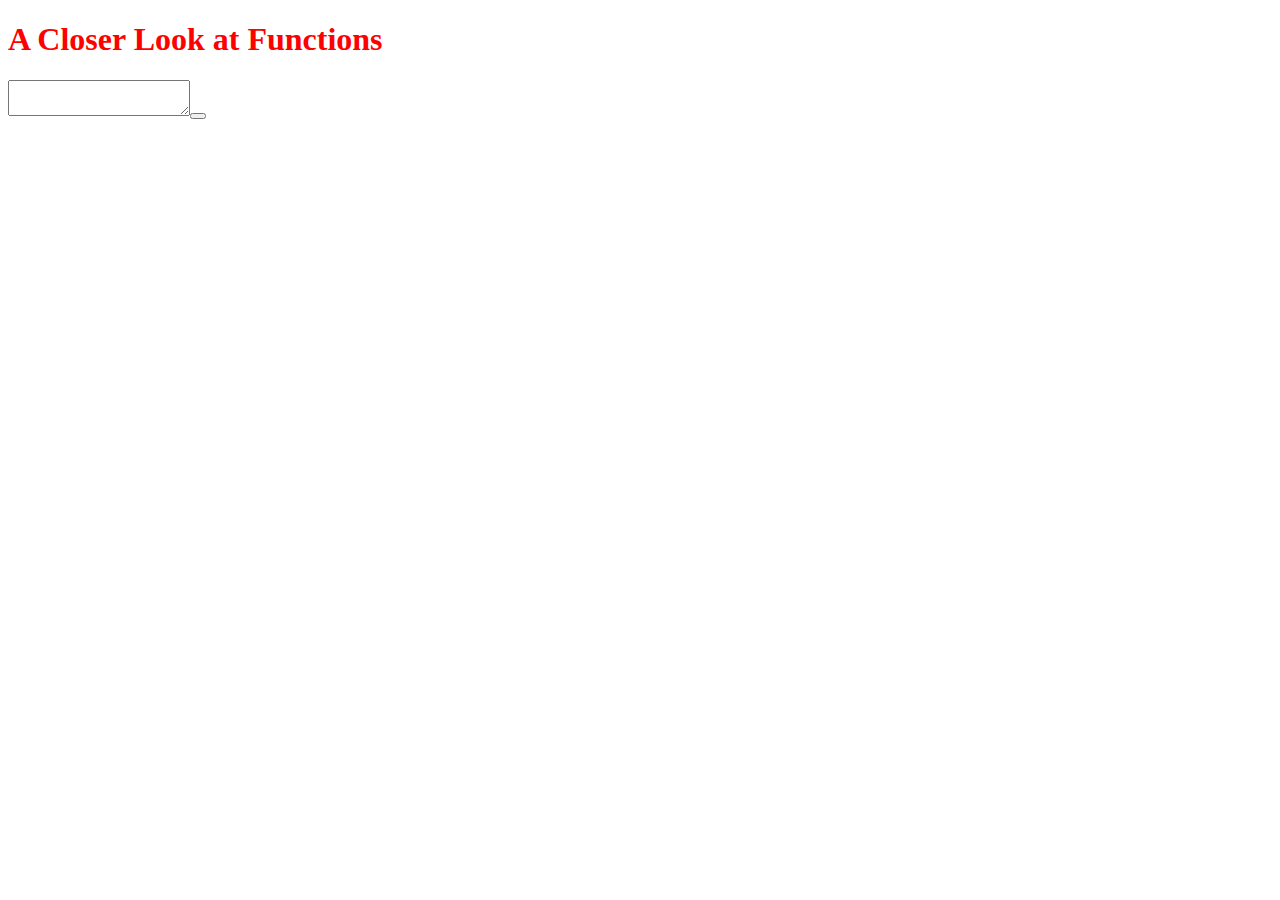
<file: lab2/index.html>
<!DOCTYPE html>
<html lang="en">

<head>
    <meta charset="UTF-8">
    <meta name="viewport" content="width=device-width, initial-scale=1.0">
    <title>Document</title>
</head>

<body>
    <h1>A Closer Look at Functions</h1>
<script src="./app.js"></script>
</body>

</html>
</file>
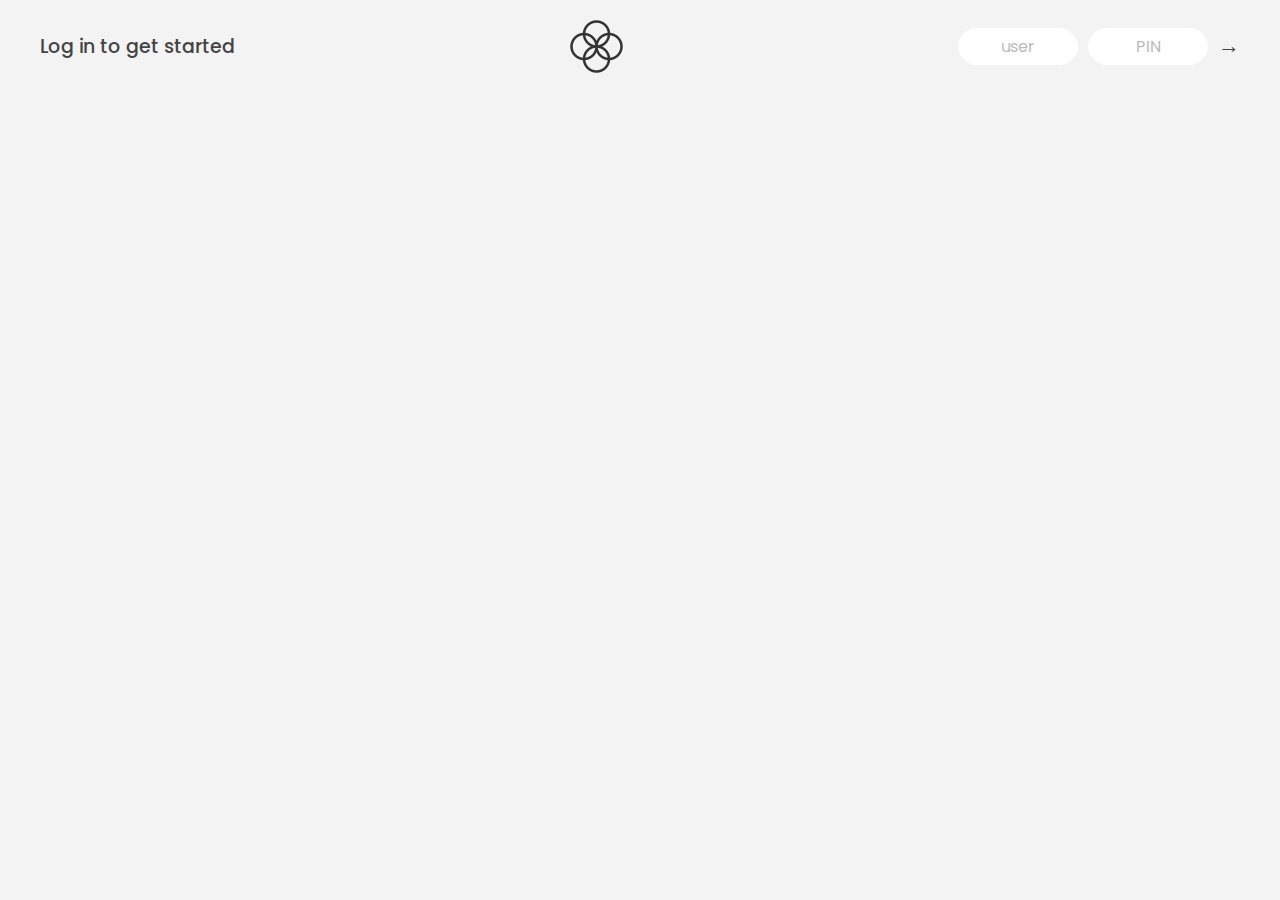
<file: lab4/index.html>
<!DOCTYPE html>
<html lang="en">

<head>
    <meta charset="UTF-8" />
    <meta name="viewport" content="width=device-width, initial-scale=1.0" />
    <meta http-equiv="X-UA-Compatible" content="ie=edge" />
    <link rel="shortcut icon" type="image/png" href="/icon.png" />

    <link href="https://fonts.googleapis.com/css?family=Poppins:400,500,600&display=swap" rel="stylesheet" />

    <link rel="stylesheet" href="./style.css" />
    <title>Bankist</title>
</head>

<body>
    <!-- TOP NAVIGATION -->
    <nav>
        <p class="welcome">Log in to get started</p>
        <img src="logo.png" alt="Logo" class="logo" />
        <form class="login">
            <input type="text" placeholder="user" class="login__input login__input--user" />
            <!-- In practice, use type="password" -->
            <input type="text" placeholder="PIN" maxlength="4" class="login__input login__input--pin" />
            <button class="login__btn">&rarr;</button>
        </form>
    </nav>

    <main class="app">
        <!-- BALANCE -->
        <div class="balance">
            <div>
                <p class="balance__label">Current balance</p>
                <p class="balance__date">
                    As of <span class="date">05/03/2037</span>
                </p>
            </div>
            <p class="balance__value">0000€</p>
        </div>

        <!-- MOVEMENTS -->
        <div class="movements">
            <div class="movements__row">
                <div class="movements__type movements__type--deposit">2 deposit</div>
                <div class="movements__date">3 days ago</div>
                <div class="movements__value">4 000€</div>
            </div>
            <div class="movements__row">
                <div class="movements__type movements__type--withdrawal">
                    1 withdrawal
                </div>
                <div class="movements__date">24/01/2037</div>
                <div class="movements__value">-378€</div>
            </div>
        </div>

        <!-- SUMMARY -->
        <div class="summary">
            <p class="summary__label">In</p>
            <p class="summary__value summary__value--in">0000€</p>
            <p class="summary__label">Out</p>
            <p class="summary__value summary__value--out">0000€</p>
            <p class="summary__label">Interest</p>
            <p class="summary__value summary__value--interest">0000€</p>
            <button class="btn--sort">&downarrow; SORT</button>
        </div>

        <!-- OPERATION: TRANSFERS -->
        <div class="operation operation--transfer">
            <h2>Transfer money</h2>
            <form class="form form--transfer">
                <input type="text" class="form__input form__input--to" />
                <input type="number" class="form__input form__input--amount" />
                <button class="form__btn form__btn--transfer">&rarr;</button>
                <label class="form__label">Transfer to</label>
                <label class="form__label">Amount</label>
            </form>
        </div>

        <!-- OPERATION: LOAN -->
        <div class="operation operation--loan">
            <h2>Request loan</h2>
            <form class="form form--loan">
                <input type="number" class="form__input form__input--loan-amount" />
                <button class="form__btn form__btn--loan">&rarr;</button>
                <label class="form__label form__label--loan">Amount</label>
            </form>
        </div>

        <!-- OPERATION: CLOSE -->
        <div class="operation operation--close">
            <h2>Close account</h2>
            <form class="form form--close">
                <input type="text" class="form__input form__input--user" />
                <input type="password" maxlength="6" class="form__input form__input--pin" />
                <button class="form__btn form__btn--close">&rarr;</button>
                <label class="form__label">Confirm user</label>
                <label class="form__label">Confirm PIN</label>
            </form>
        </div>

        <!-- LOGOUT TIMER -->
        <p class="logout-timer">
            You will be logged out in <span class="timer">05:00</span>
        </p>
    </main>
    <script src="./app.js"></script>
</body>

</html>
</file>
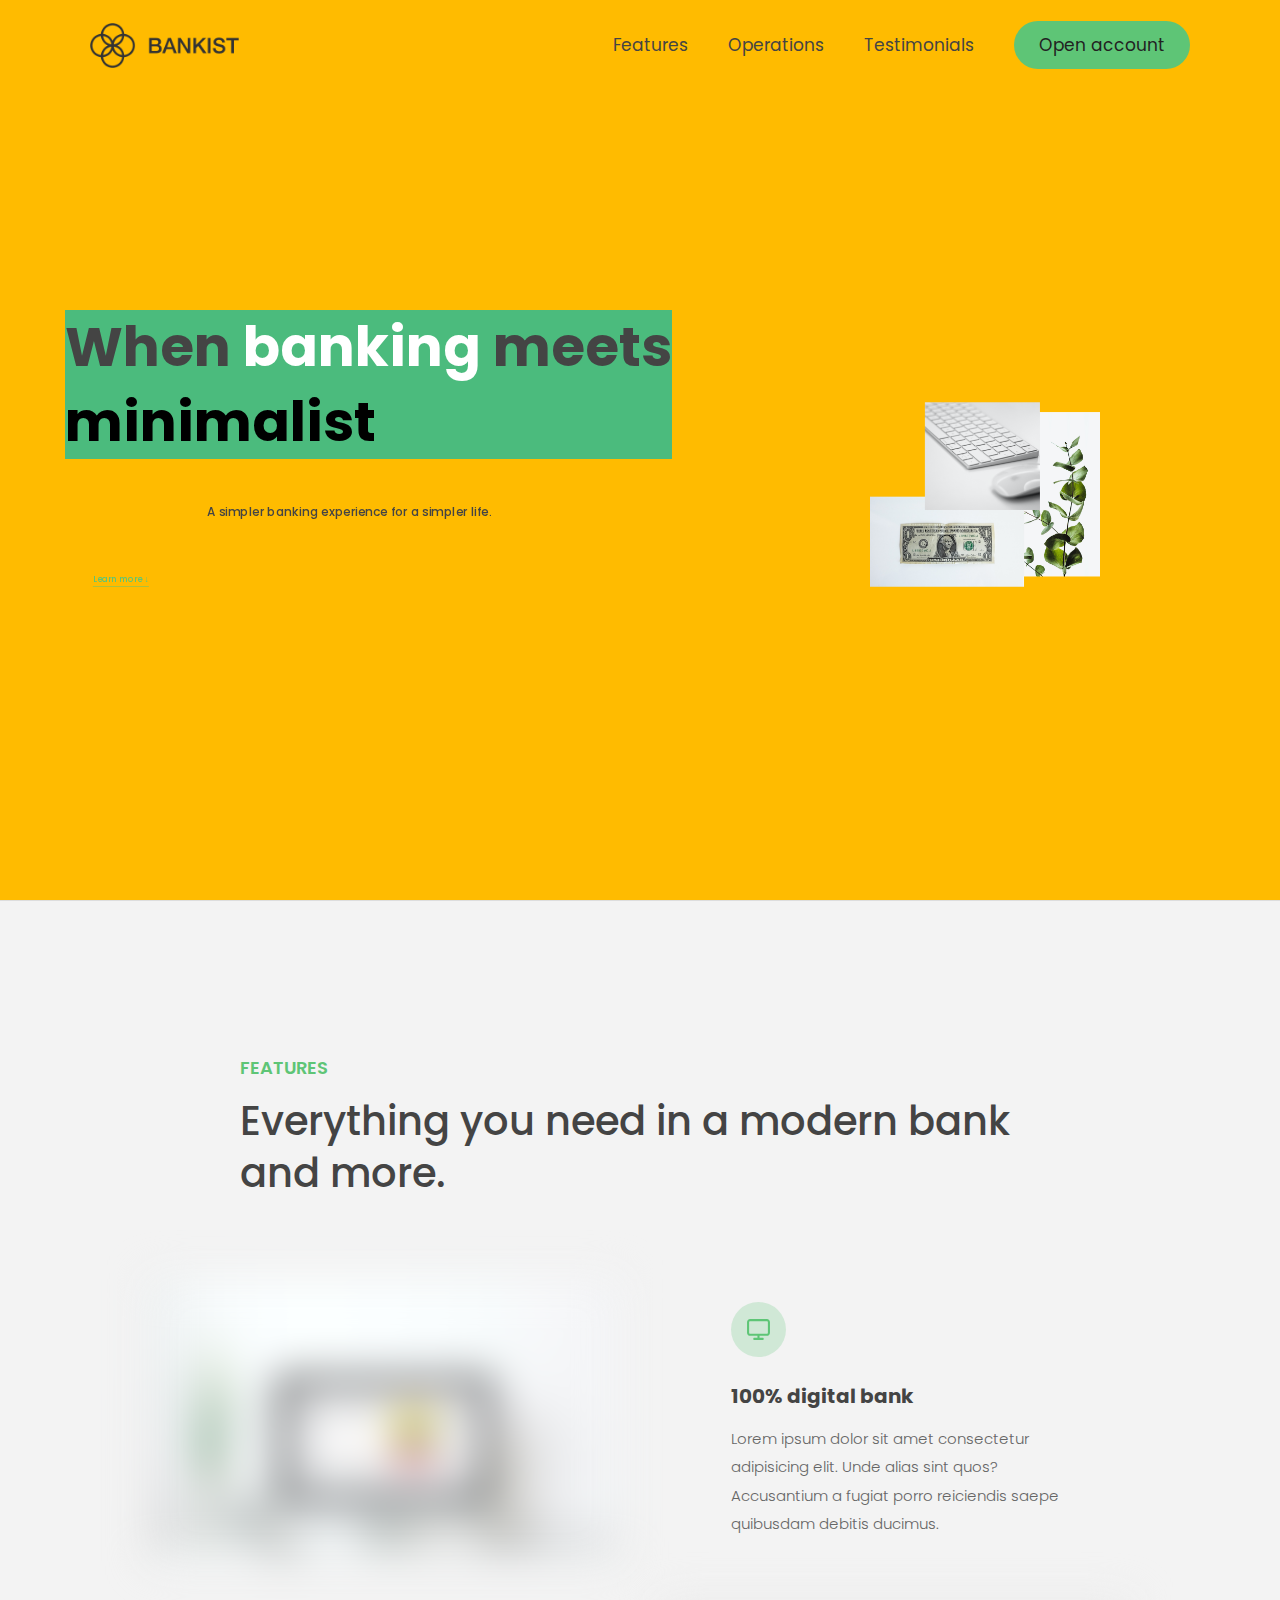
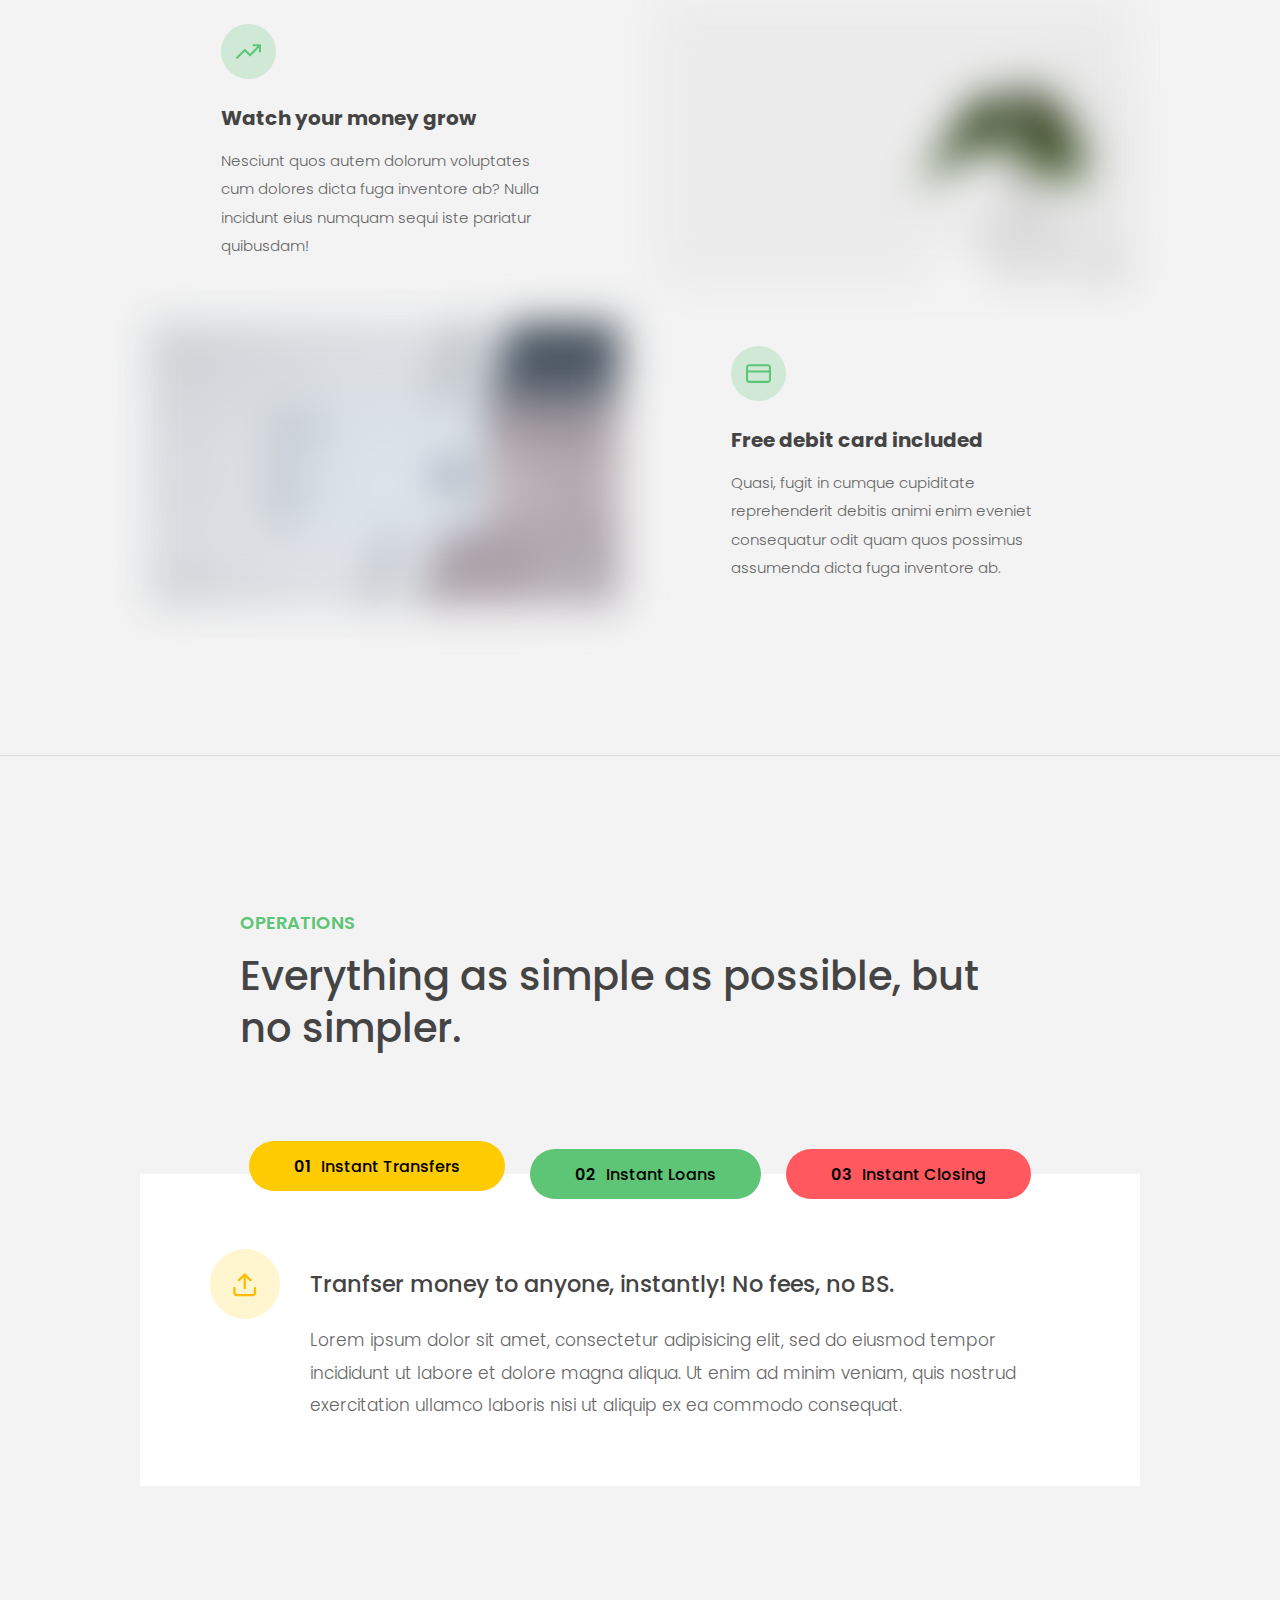
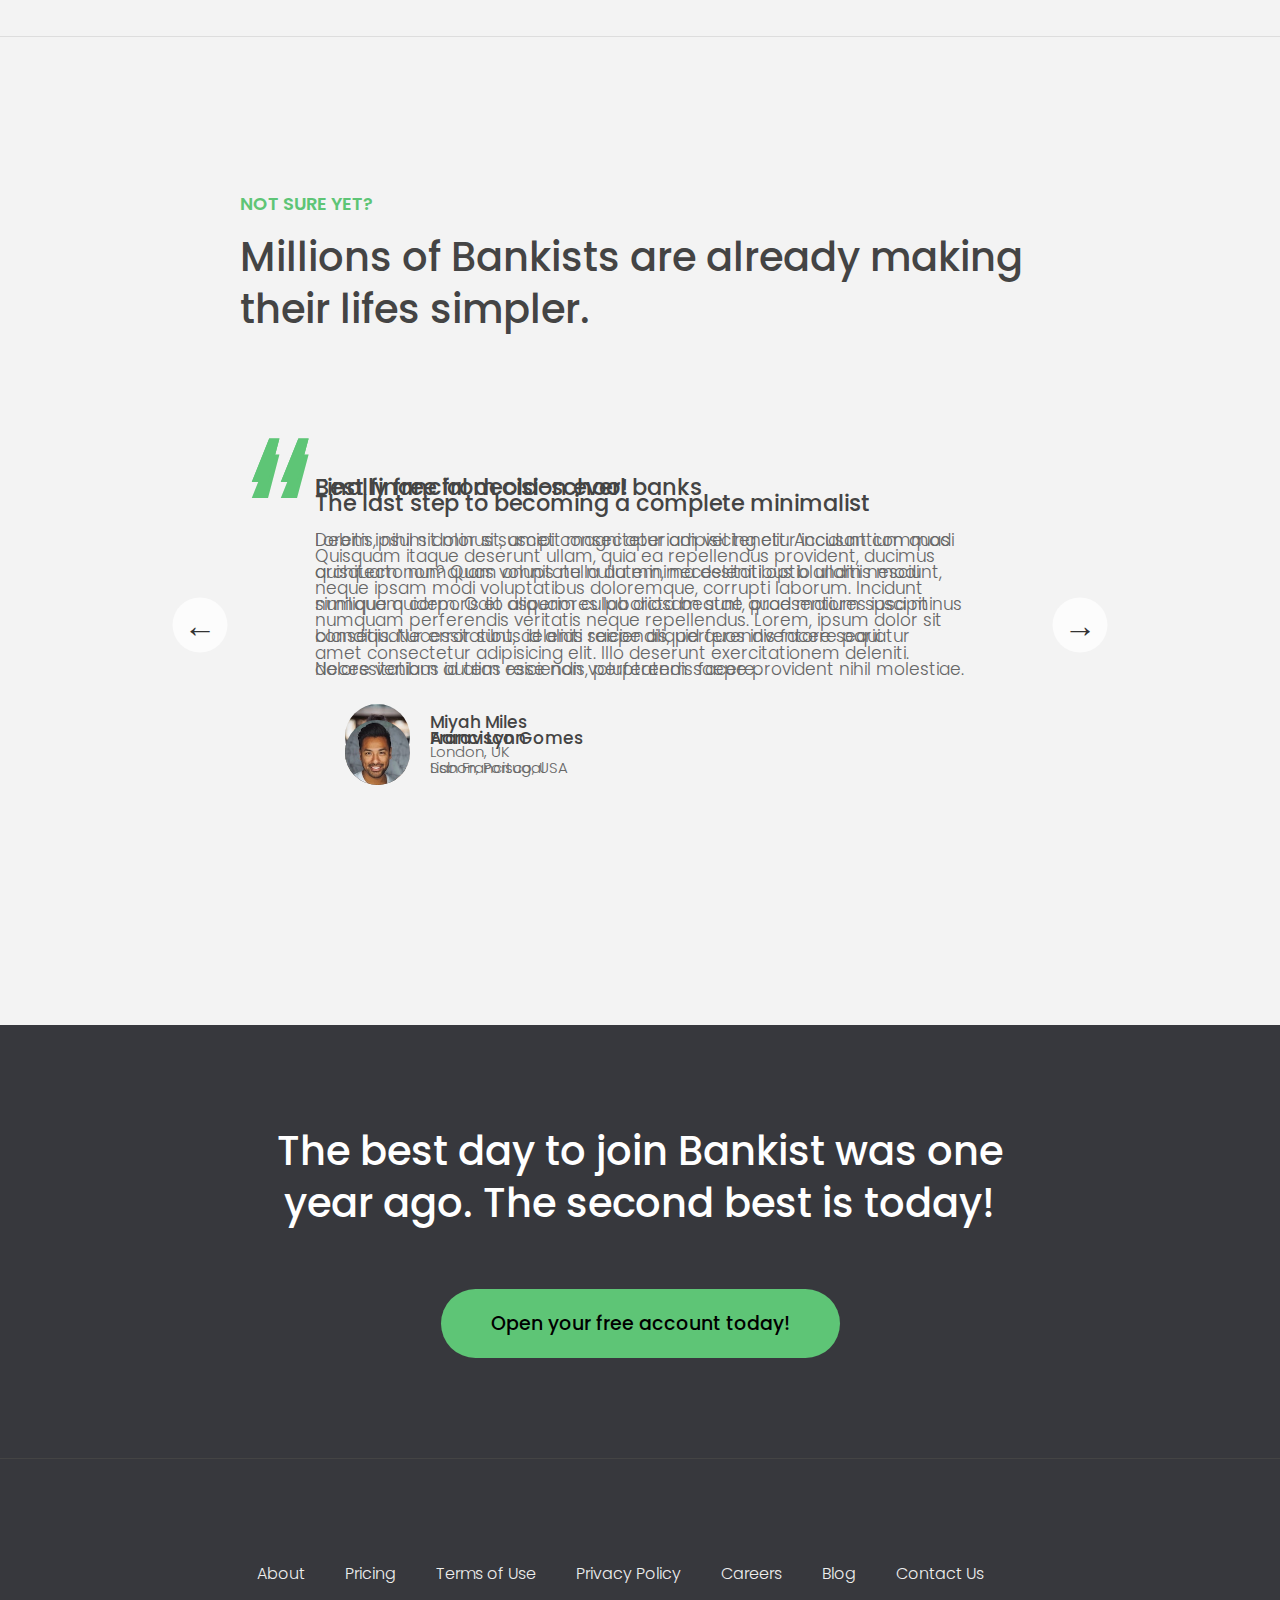
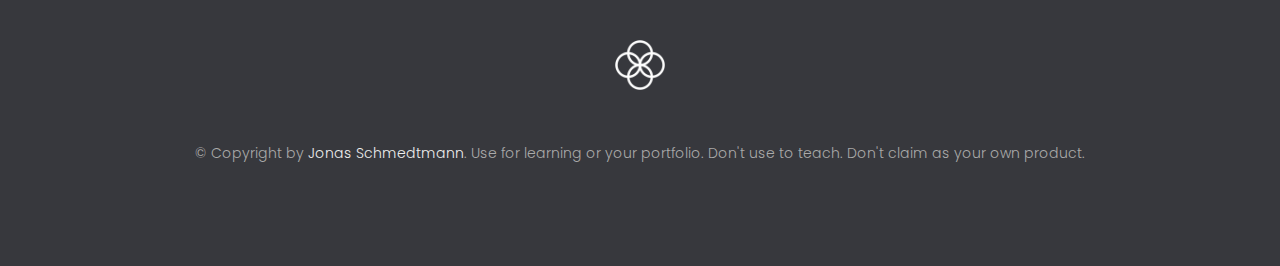
<file: lab5/index.html>
<!DOCTYPE html>
<html lang="en">

<head>
    <meta charset="UTF-8" />
    <meta name="viewport" content="width=device-width, initial-scale=1.0" />
    <meta http-equiv="X-UA-Compatible" content="ie=edge" />
    <link rel="shortcut icon" type="image/png" href="img/icon.png" />

    <link href="https://fonts.googleapis.com/css?family=Poppins:300,400,500,600&display=swap" rel="stylesheet" />
    <link rel="stylesheet" href="./style.css" />
    <title>Bankist | When Banking meets Minimalist</title>

    <script defer src="script.js"></script>
</head>

<body>
    <header class="header">
        <nav class="nav">
            <img src="img/logo.png" alt="Bankist logo" class="nav__logo" id="logo" designer="Jonas"
                data-version-number="3.0" />
            <ul class="nav__links">
                <li class="nav__item">
                    <a class="nav__link" href="#section--1">Features</a>
                </li>
                <li class="nav__item">
                    <a class="nav__link" href="#section--2">Operations</a>
                </li>
                <li class="nav__item">
                    <a class="nav__link" href="#section--3">Testimonials</a>
                </li>
                <li class="nav__item">
                    <a class="nav__link nav__link--btn btn--show-modal" href="#">Open account</a>
                </li>
            </ul>
        </nav>

        <div class="header__title">
            <!-- <h1 onclick="alert('HTML alert')"> -->
            <h1>
                When
                <!-- Green highlight effect -->
                <span class="highlight">banking</span>
                meets<br />
                <span class="highlight">minimalist</span>
            </h1>
            <h4>A simpler banking experience for a simpler life.</h4>
            <button class="btn--text btn--scroll-to">Learn more &DownArrow;</button>
            <img src="img/hero.png" class="header__img" alt="Minimalist bank items" />
        </div>
    </header>

    <section class="section" id="section--1">
        <div class="section__title">
            <h2 class="section__description">Features</h2>
            <h3 class="section__header">
                Everything you need in a modern bank and more.
            </h3>
        </div>

        <div class="features">
            <img src="img/digital-lazy.jpg" data-src="img/digital.jpg" alt="Computer" class="features__img lazy-img" />
            <div class="features__feature">
                <div class="features__icon">
                    <svg>
                        <use xlink:href="img/icons.svg#icon-monitor"></use>
                    </svg>
                </div>
                <h5 class="features__header">100% digital bank</h5>
                <p>
                    Lorem ipsum dolor sit amet consectetur adipisicing elit. Unde alias
                    sint quos? Accusantium a fugiat porro reiciendis saepe quibusdam
                    debitis ducimus.
                </p>
            </div>

            <div class="features__feature">
                <div class="features__icon">
                    <svg>
                        <use xlink:href="img/icons.svg#icon-trending-up"></use>
                    </svg>
                </div>
                <h5 class="features__header">Watch your money grow</h5>
                <p>
                    Nesciunt quos autem dolorum voluptates cum dolores dicta fuga
                    inventore ab? Nulla incidunt eius numquam sequi iste pariatur
                    quibusdam!
                </p>
            </div>
            <img src="img/grow-lazy.jpg" data-src="img/grow.jpg" alt="Plant" class="features__img lazy-img" />

            <img src="img/card-lazy.jpg" data-src="img/card.jpg" alt="Credit card" class="features__img lazy-img" />
            <div class="features__feature">
                <div class="features__icon">
                    <svg>
                        <use xlink:href="img/icons.svg#icon-credit-card"></use>
                    </svg>
                </div>
                <h5 class="features__header">Free debit card included</h5>
                <p>
                    Quasi, fugit in cumque cupiditate reprehenderit debitis animi enim
                    eveniet consequatur odit quam quos possimus assumenda dicta fuga
                    inventore ab.
                </p>
            </div>
        </div>
    </section>

    <section class="section" id="section--2">
        <div class="section__title">
            <h2 class="section__description">Operations</h2>
            <h3 class="section__header">
                Everything as simple as possible, but no simpler.
            </h3>
        </div>

        <div class="operations">
            <div class="operations__tab-container">
                <button class="btn operations__tab operations__tab--1 operations__tab--active" data-tab="1">
                    <span>01</span>Instant Transfers
                </button>
                <button class="btn operations__tab operations__tab--2" data-tab="2">
                    <span>02</span>Instant Loans
                </button>
                <button class="btn operations__tab operations__tab--3" data-tab="3">
                    <span>03</span>Instant Closing
                </button>
            </div>
            <div class="operations__content operations__content--1 operations__content--active">
                <div class="operations__icon operations__icon--1">
                    <svg>
                        <use xlink:href="img/icons.svg#icon-upload"></use>
                    </svg>
                </div>
                <h5 class="operations__header">
                    Tranfser money to anyone, instantly! No fees, no BS.
                </h5>
                <p>
                    Lorem ipsum dolor sit amet, consectetur adipisicing elit, sed do
                    eiusmod tempor incididunt ut labore et dolore magna aliqua. Ut enim
                    ad minim veniam, quis nostrud exercitation ullamco laboris nisi ut
                    aliquip ex ea commodo consequat.
                </p>
            </div>

            <div class="operations__content operations__content--2">
                <div class="operations__icon operations__icon--2">
                    <svg>
                        <use xlink:href="img/icons.svg#icon-home"></use>
                    </svg>
                </div>
                <h5 class="operations__header">
                    Buy a home or make your dreams come true, with instant loans.
                </h5>
                <p>
                    Duis aute irure dolor in reprehenderit in voluptate velit esse
                    cillum dolore eu fugiat nulla pariatur. Excepteur sint occaecat
                    cupidatat non proident, sunt in culpa qui officia deserunt mollit
                    anim id est laborum.
                </p>
            </div>
            <div class="operations__content operations__content--3">
                <div class="operations__icon operations__icon--3">
                    <svg>
                        <use xlink:href="img/icons.svg#icon-user-x"></use>
                    </svg>
                </div>
                <h5 class="operations__header">
                    No longer need your account? No problem! Close it instantly.
                </h5>
                <p>
                    Excepteur sint occaecat cupidatat non proident, sunt in culpa qui
                    officia deserunt mollit anim id est laborum. Ut enim ad minim
                    veniam, quis nostrud exercitation ullamco laboris nisi ut aliquip ex
                    ea commodo consequat.
                </p>
            </div>
        </div>
    </section>

    <section class="section" id="section--3">
        <div class="section__title section__title--testimonials">
            <h2 class="section__description">Not sure yet?</h2>
            <h3 class="section__header">
                Millions of Bankists are already making their lifes simpler.
            </h3>
        </div>

        <div class="slider">
            <div class="slide">
                <div class="testimonial">
                    <h5 class="testimonial__header">Best financial decision ever!</h5>
                    <blockquote class="testimonial__text">
                        Lorem ipsum dolor sit, amet consectetur adipisicing elit.
                        Accusantium quas quisquam non? Quas voluptate nulla minima
                        deleniti optio ullam nesciunt, numquam corporis et asperiores
                        laboriosam sunt, praesentium suscipit blanditiis. Necessitatibus
                        id alias reiciendis, perferendis facere pariatur dolore veniam
                        autem esse non voluptatem saepe provident nihil molestiae.
                    </blockquote>
                    <address class="testimonial__author">
                        <img src="img/user-1.jpg" alt="" class="testimonial__photo" />
                        <h6 class="testimonial__name">Aarav Lynn</h6>
                        <p class="testimonial__location">San Francisco, USA</p>
                    </address>
                </div>
            </div>

            <div class="slide">
                <div class="testimonial">
                    <h5 class="testimonial__header">
                        The last step to becoming a complete minimalist
                    </h5>
                    <blockquote class="testimonial__text">
                        Quisquam itaque deserunt ullam, quia ea repellendus provident,
                        ducimus neque ipsam modi voluptatibus doloremque, corrupti
                        laborum. Incidunt numquam perferendis veritatis neque repellendus.
                        Lorem, ipsum dolor sit amet consectetur adipisicing elit. Illo
                        deserunt exercitationem deleniti.
                    </blockquote>
                    <address class="testimonial__author">
                        <img src="img/user-2.jpg" alt="" class="testimonial__photo" />
                        <h6 class="testimonial__name">Miyah Miles</h6>
                        <p class="testimonial__location">London, UK</p>
                    </address>
                </div>
            </div>

            <div class="slide">
                <div class="testimonial">
                    <h5 class="testimonial__header">
                        Finally free from old-school banks
                    </h5>
                    <blockquote class="testimonial__text">
                        Debitis, nihil sit minus suscipit magni aperiam vel tenetur
                        incidunt commodi architecto numquam omnis nulla autem,
                        necessitatibus blanditiis modi similique quidem. Odio aliquam
                        culpa dicta beatae quod maiores ipsa minus consequatur error sunt,
                        deleniti saepe aliquid quos inventore sequi. Necessitatibus id
                        alias reiciendis, perferendis facere.
                    </blockquote>
                    <address class="testimonial__author">
                        <img src="img/user-3.jpg" alt="" class="testimonial__photo" />
                        <h6 class="testimonial__name">Francisco Gomes</h6>
                        <p class="testimonial__location">Lisbon, Portugal</p>
                    </address>
                </div>
            </div>

            <button class="slider__btn slider__btn--left">&larr;</button>
            <button class="slider__btn slider__btn--right">&rarr;</button>
            <div class="dots"></div>
        </div>
    </section>

    <section class="section section--sign-up">
        <div class="section__title">
            <h3 class="section__header">
                The best day to join Bankist was one year ago. The second best is
                today!
            </h3>
        </div>
        <button class="btn btn--show-modal">Open your free account today!</button>
    </section>

    <footer class="footer">
        <ul class="footer__nav">
            <li class="footer__item">
                <a class="footer__link" href="#">About</a>
            </li>
            <li class="footer__item">
                <a class="footer__link" href="#">Pricing</a>
            </li>
            <li class="footer__item">
                <a class="footer__link" href="#">Terms of Use</a>
            </li>
            <li class="footer__item">
                <a class="footer__link" href="#">Privacy Policy</a>
            </li>
            <li class="footer__item">
                <a class="footer__link" href="#">Careers</a>
            </li>
            <li class="footer__item">
                <a class="footer__link" href="#">Blog</a>
            </li>
            <li class="footer__item">
                <a class="footer__link" href="#">Contact Us</a>
            </li>
        </ul>
        <img src="img/icon.png" alt="Logo" class="footer__logo" />
        <p class="footer__copyright">
            &copy; Copyright by
            <a class="footer__link twitter-link" target="_blank" href="https://twitter.com/jonasschmedtman">Jonas
                Schmedtmann</a>. Use for learning or your portfolio. Don't use to teach. Don't claim
            as your own product.
        </p>
    </footer>

    <div class="modal hidden">
        <button class="btn--close-modal">&times;</button>
        <h2 class="modal__header">
            Open your bank account <br />
            in just <span class="highlight">5 minutes</span>
        </h2>
        <form class="modal__form">
            <label>First Name</label>
            <input type="text" />
            <label>Last Name</label>
            <input type="text" />
            <label>Email Address</label>
            <input type="email" />
            <button class="btn">Next step &rarr;</button>
        </form>
    </div>
    <div class="overlay hidden"></div>

    <script src="script.js"></script>
</body>

</html>
</file>
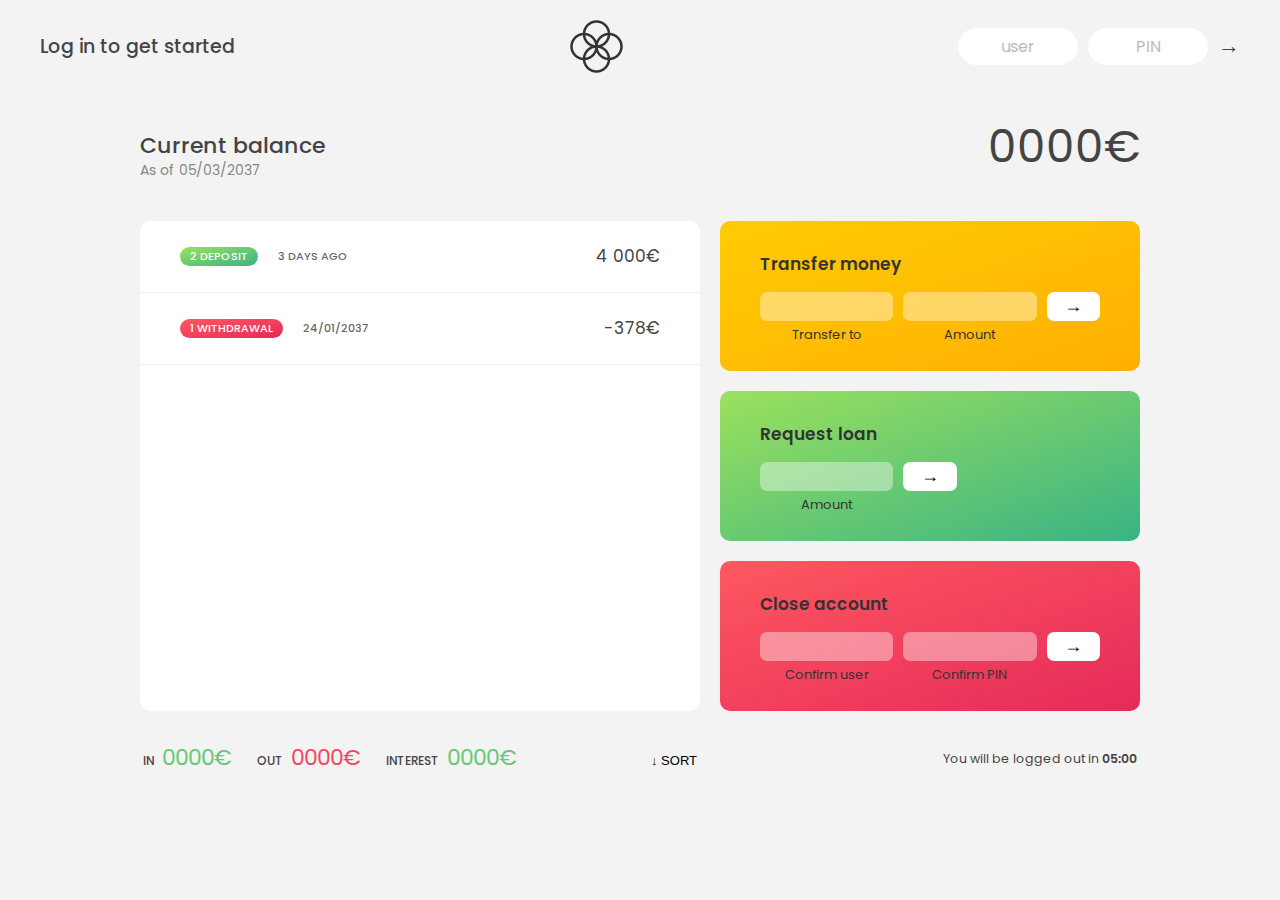
<file: lab3/lab3.1/index.html>
<!DOCTYPE html>
<html lang="en">

<head>
    <meta charset="UTF-8" />
    <meta name="viewport" content="width=device-width, initial-scale=1.0" />
    <meta http-equiv="X-UA-Compatible" content="ie=edge" />
    <link rel="shortcut icon" type="image/png" href="/icon.png" />

    <link href="https://fonts.googleapis.com/css?family=Poppins:400,500,600&display=swap" rel="stylesheet" />

    <link rel="stylesheet" href="./style.css" />
    <title>Bankist</title>
</head>

<body>
    <!-- TOP NAVIGATION -->
    <nav>
        <p class="welcome">Log in to get started</p>
        <img src="logo.png" alt="Logo" class="logo" />
        <form class="login">
            <input type="text" placeholder="user" class="login__input login__input--user" />
            <!-- In practice, use type="password" -->
            <input type="text" placeholder="PIN" maxlength="4" class="login__input login__input--pin" />
            <button class="login__btn">&rarr;</button>
        </form>
    </nav>

    <main class="app">
        <!-- BALANCE -->
        <div class="balance">
            <div>
                <p class="balance__label">Current balance</p>
                <p class="balance__date">
                    As of <span class="date">05/03/2037</span>
                </p>
            </div>
            <p class="balance__value">0000€</p>
        </div>

        <!-- MOVEMENTS -->
        <div class="movements">
            <div class="movements__row">
                <div class="movements__type movements__type--deposit">2 deposit</div>
                <div class="movements__date">3 days ago</div>
                <div class="movements__value">4 000€</div>
            </div>
            <div class="movements__row">
                <div class="movements__type movements__type--withdrawal">
                    1 withdrawal
                </div>
                <div class="movements__date">24/01/2037</div>
                <div class="movements__value">-378€</div>
            </div>
        </div>

        <!-- SUMMARY -->
        <div class="summary">
            <p class="summary__label">In</p>
            <p class="summary__value summary__value--in">0000€</p>
            <p class="summary__label">Out</p>
            <p class="summary__value summary__value--out">0000€</p>
            <p class="summary__label">Interest</p>
            <p class="summary__value summary__value--interest">0000€</p>
            <button class="btn--sort">&downarrow; SORT</button>
        </div>

        <!-- OPERATION: TRANSFERS -->
        <div class="operation operation--transfer">
            <h2>Transfer money</h2>
            <form class="form form--transfer">
                <input type="text" class="form__input form__input--to" />
                <input type="number" class="form__input form__input--amount" />
                <button class="form__btn form__btn--transfer">&rarr;</button>
                <label class="form__label">Transfer to</label>
                <label class="form__label">Amount</label>
            </form>
        </div>

        <!-- OPERATION: LOAN -->
        <div class="operation operation--loan">
            <h2>Request loan</h2>
            <form class="form form--loan">
                <input type="number" class="form__input form__input--loan-amount" />
                <button class="form__btn form__btn--loan">&rarr;</button>
                <label class="form__label form__label--loan">Amount</label>
            </form>
        </div>

        <!-- OPERATION: CLOSE -->
        <div class="operation operation--close">
            <h2>Close account</h2>
            <form class="form form--close">
                <input type="text" class="form__input form__input--user" />
                <input type="password" maxlength="6" class="form__input form__input--pin" />
                <button class="form__btn form__btn--close">&rarr;</button>
                <label class="form__label">Confirm user</label>
                <label class="form__label">Confirm PIN</label>
            </form>
        </div>

        <!-- LOGOUT TIMER -->
        <p class="logout-timer">
            You will be logged out in <span class="timer">05:00</span>
        </p>
    </main>
</body>

</html>
</file>
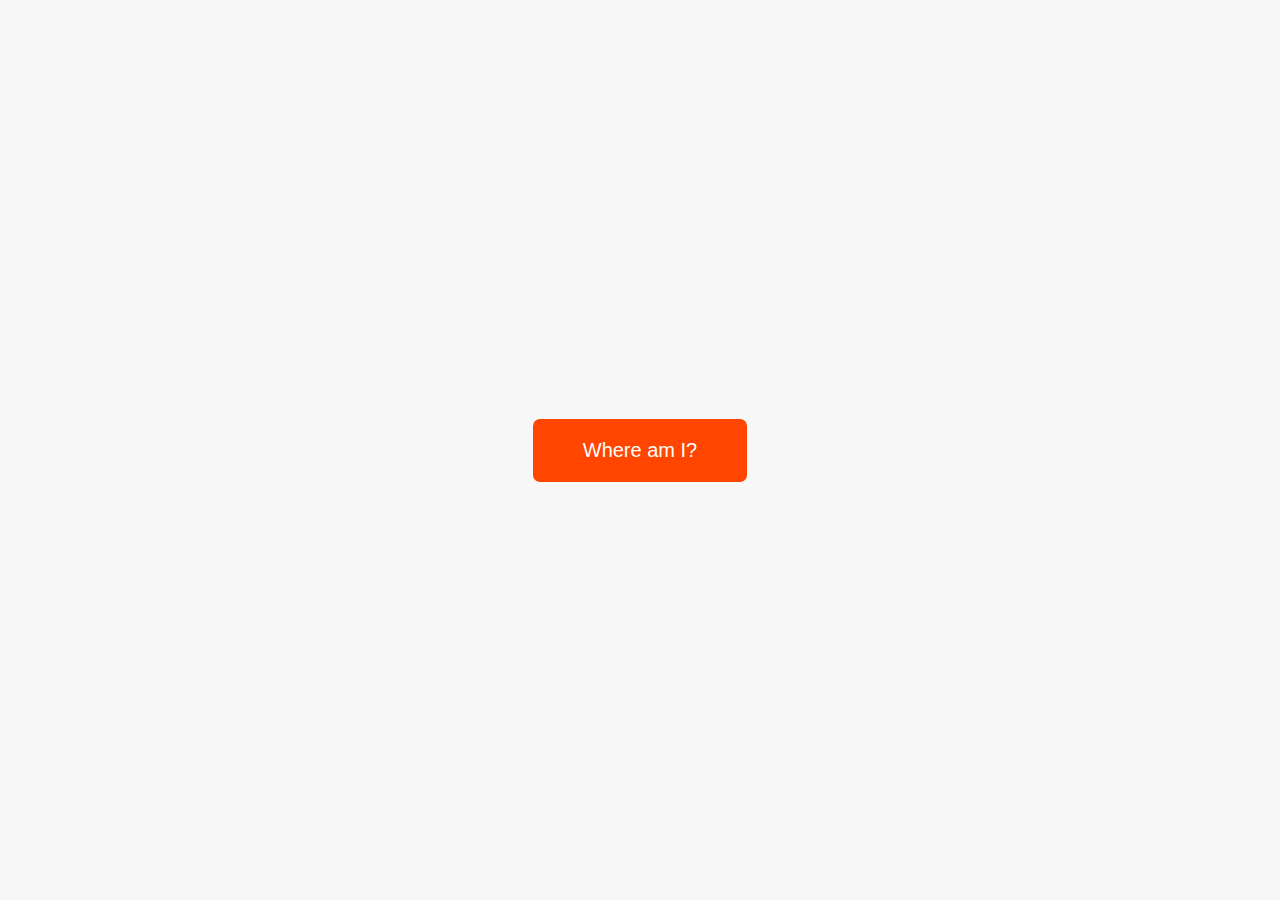
<file: lab8/lab8.1/index.html>
<!DOCTYPE html>
<html lang="en">

<head>
  <meta charset="UTF-8" />
  <meta name="viewport" content="width=device-width, initial-scale=1.0" />
  <meta http-equiv="X-UA-Compatible" content="ie=edge" />
  <link rel="stylesheet" href="style.css" />
  <script defer src="script.js"></script>
  <title>Asynchronous JavaScript</title>
</head>

<body>
  <main class="container">
    <div class="countries">

      <!-- <article class="country">
        <img class="country__img" src="" />
        <div class="country__data">
          <h3 class="country__name">COUNTRY</h3>
          <h4 class="country__region">REGION</h4>
          <p class="country__row"><span>👫</span>POP people</p>
          <p class="country__row"><span>🗣️</span>LANG</p>
          <p class="country__row"><span>💰</span>CUR</p>
        </div>
      </article> -->

    </div>
    <button class="btn-country">Where am I?</button>
    <div class="images"></div>
  </main>
</body>

</html>
</file>
<file: lab4/style.css>
/*
 * Use this CSS to learn some intersting techniques,
 * in case you're wondering how I built the UI.
 * Have fun! 😁
 */

* {
    margin: 0;
    padding: 0;
    box-sizing: inherit;
}

html {
    font-size: 62.5%;
    box-sizing: border-box;
}

body {
    font-family: "Poppins", sans-serif;
    color: #444;
    background-color: #f3f3f3;
    height: 100vh;
    padding: 2rem;
}

nav {
    display: flex;
    justify-content: space-between;
    align-items: center;
    padding: 0 2rem;
}

.welcome {
    font-size: 1.9rem;
    font-weight: 500;
}

.logo {
    height: 5.25rem;
}

.login {
    display: flex;
}

.login__input {
    border: none;
    padding: 0.5rem 2rem;
    font-size: 1.6rem;
    font-family: inherit;
    text-align: center;
    width: 12rem;
    border-radius: 10rem;
    margin-right: 1rem;
    color: inherit;
    border: 1px solid #fff;
    transition: all 0.3s;
}

.login__input:focus {
    outline: none;
    border: 1px solid #ccc;
}

.login__input::placeholder {
    color: #bbb;
}

.login__btn {
    border: none;
    background: none;
    font-size: 2.2rem;
    color: inherit;
    cursor: pointer;
    transition: all 0.3s;
}

.login__btn:hover,
.login__btn:focus,
.btn--sort:hover,
.btn--sort:focus {
    outline: none;
    color: #777;
}

/* MAIN */
.app {
    position: relative;
    max-width: 100rem;
    margin: 4rem auto;
    display: grid;
    grid-template-columns: 4fr 3fr;
    grid-template-rows: auto repeat(3, 15rem) auto;
    gap: 2rem;
    /* NOTE This creates the fade in/out anumation */
    opacity: 0;
    transition: all 1s;
}

.balance {
    grid-column: 1 / span 2;
    display: flex;
    align-items: flex-end;
    justify-content: space-between;
    margin-bottom: 2rem;
}

.balance__label {
    font-size: 2.2rem;
    font-weight: 500;
    margin-bottom: -0.2rem;
}

.balance__date {
    font-size: 1.4rem;
    color: #888;
}

.balance__value {
    font-size: 4.5rem;
    font-weight: 400;
}

/* MOVEMENTS */
.movements {
    grid-row: 2 / span 3;
    background-color: #fff;
    border-radius: 1rem;
    overflow: scroll;
}

.movements__row {
    padding: 2.25rem 4rem;
    display: flex;
    align-items: center;
    border-bottom: 1px solid #eee;
}

.movements__type {
    font-size: 1.1rem;
    text-transform: uppercase;
    font-weight: 500;
    color: #fff;
    padding: 0.1rem 1rem;
    border-radius: 10rem;
    margin-right: 2rem;
}

.movements__date {
    font-size: 1.1rem;
    text-transform: uppercase;
    font-weight: 500;
    color: #666;
}

.movements__type--deposit {
    background-image: linear-gradient(to top left, #39b385, #9be15d);
}

.movements__type--withdrawal {
    background-image: linear-gradient(to top left, #e52a5a, #ff585f);
}

.movements__value {
    font-size: 1.7rem;
    margin-left: auto;
}

/* SUMMARY */
.summary {
    grid-row: 5 / 6;
    display: flex;
    align-items: baseline;
    padding: 0 0.3rem;
    margin-top: 1rem;
}

.summary__label {
    font-size: 1.2rem;
    font-weight: 500;
    text-transform: uppercase;
    margin-right: 0.8rem;
}

.summary__value {
    font-size: 2.2rem;
    margin-right: 2.5rem;
}

.summary__value--in,
.summary__value--interest {
    color: #66c873;
}

.summary__value--out {
    color: #f5465d;
}

.btn--sort {
    margin-left: auto;
    border: none;
    background: none;
    font-size: 1.3rem;
    font-weight: 500;
    cursor: pointer;
}

/* OPERATIONS */
.operation {
    border-radius: 1rem;
    padding: 3rem 4rem;
    color: #333;
}

.operation--transfer {
    background-image: linear-gradient(to top left, #ffb003, #ffcb03);
}

.operation--loan {
    background-image: linear-gradient(to top left, #39b385, #9be15d);
}

.operation--close {
    background-image: linear-gradient(to top left, #e52a5a, #ff585f);
}

h2 {
    margin-bottom: 1.5rem;
    font-size: 1.7rem;
    font-weight: 600;
    color: #333;
}

.form {
    display: grid;
    grid-template-columns: 2.5fr 2.5fr 1fr;
    grid-template-rows: auto auto;
    gap: 0.4rem 1rem;
}

/* Exceptions for interst */
.form.form--loan {
    grid-template-columns: 2.5fr 1fr 2.5fr;
}
.form__label--loan {
    grid-row: 2;
}
/* End exceptions */

.form__input {
    width: 100%;
    border: none;
    background-color: rgba(255, 255, 255, 0.4);
    font-family: inherit;
    font-size: 1.5rem;
    text-align: center;
    color: #333;
    padding: 0.3rem 1rem;
    border-radius: 0.7rem;
    transition: all 0.3s;
}

.form__input:focus {
    outline: none;
    background-color: rgba(255, 255, 255, 0.6);
}

.form__label {
    font-size: 1.3rem;
    text-align: center;
}

.form__btn {
    border: none;
    border-radius: 0.7rem;
    font-size: 1.8rem;
    background-color: #fff;
    cursor: pointer;
    transition: all 0.3s;
}

.form__btn:focus {
    outline: none;
    background-color: rgba(255, 255, 255, 0.8);
}

.logout-timer {
    padding: 0 0.3rem;
    margin-top: 1.9rem;
    text-align: right;
    font-size: 1.25rem;
}

.timer {
    font-weight: 600;
}
</file>
<file: lab5/style.css>
/* The page is NOT responsive. You can implement responsiveness yourself if you wanna have some fun 😃 */

:root {
    --color-primary: #5ec576;
    --color-secondary: #ffcb03;
    --color-tertiary: #ff585f;
    --color-primary-darker: #4bbb7d;
    --color-secondary-darker: #ffbb00;
    --color-tertiary-darker: #fd424b;
    --color-primary-opacity: #5ec5763a;
    --color-secondary-opacity: #ffcd0331;
    --color-tertiary-opacity: #ff58602d;
    --gradient-primary: linear-gradient(to top left, #39b385, #9be15d);
    --gradient-secondary: linear-gradient(to top left, #ffb003, #ffcb03);
}

* {
    margin: 0;
    padding: 0;
    box-sizing: inherit;
}

html {
    font-size: 62.5%;
    box-sizing: border-box;
}

body {
    font-family: "Poppins", sans-serif;
    font-weight: 300;
    color: #444;
    line-height: 1.9;
    background-color: #f3f3f3;
}

/* GENERAL ELEMENTS */
.section {
    padding: 15rem 3rem;
    border-top: 1px solid #ddd;

    transition: transform 1s, opacity 1s;
}

.section--hidden {
    opacity: 0;
    transform: translateY(8rem);
}

.section__title {
    max-width: 80rem;
    margin: 0 auto 8rem auto;
}

.section__description {
    font-size: 1.8rem;
    font-weight: 600;
    text-transform: uppercase;
    color: var(--color-primary);
    margin-bottom: 1rem;
}

.section__header {
    font-size: 4rem;
    line-height: 1.3;
    font-weight: 500;
}

.btn {
    display: inline-block;
    background-color: var(--color-primary);
    font-size: 1.6rem;
    font-family: inherit;
    font-weight: 500;
    border: none;
    padding: 1.25rem 4.5rem;
    border-radius: 10rem;
    cursor: pointer;
    transition: all 0.3s;
}

.btn:hover {
    background-color: var(--color-primary-darker);
}

.btn--text {
    display: inline-block;
    background: none;
    font-size: 1.7rem;
    font-family: inherit;
    font-weight: 500;
    color: var(--color-primary);
    border: none;
    border-bottom: 1px solid currentColor;
    padding-bottom: 2px;
    cursor: pointer;
    transition: all 0.3s;
}

p {
    color: #666;
}

/* This is BAD for accessibility! Don't do in the real world! */
button:focus {
    outline: none;
}

img {
    transition: filter 0.5s;
}

.lazy-img {
    filter: blur(20px);
}

/* NAVIGATION */
.nav {
    display: flex;
    justify-content: space-between;
    align-items: center;
    height: 9rem;
    width: 100%;
    padding: 0 6rem;
    z-index: 100;
}

/* nav and stickly class at the same time */
.nav.sticky {
    position: fixed;
    background-color: rgba(255, 255, 255, 0.95);
}

.nav__logo {
    height: 4.5rem;
    transition: all 0.3s;
}

.nav__links {
    display: flex;
    align-items: center;
    list-style: none;
}

.nav__item {
    margin-left: 4rem;
}

.nav__link:link,
.nav__link:visited {
    font-size: 1.7rem;
    font-weight: 400;
    color: inherit;
    text-decoration: none;
    display: block;
    transition: all 0.3s;
}

.nav__link--btn:link,
.nav__link--btn:visited {
    padding: 0.8rem 2.5rem;
    border-radius: 3rem;
    background-color: var(--color-primary);
    color: #222;
}

.nav__link--btn:hover,
.nav__link--btn:active {
    color: inherit;
    background-color: var(--color-primary-darker);
    color: #333;
}

/* HEADER */
.header {
    padding: 0 3rem;
    height: 100vh;
    display: flex;
    flex-direction: column;
    align-items: center;
}

.header__title {
    flex: 1;

    max-width: 115rem;
    display: grid;
    grid-template-columns: 3fr 2fr;
    row-gap: 3rem;
    align-content: center;
    justify-content: center;

    align-items: start;
    justify-items: start;
}

h1 {
    font-size: 5.5rem;
    line-height: 1.35;
}

h4 {
    font-size: 2.4rem;
    font-weight: 500;
}

.header__img {
    width: 100%;
    grid-column: 2 / 3;
    grid-row: 1 / span 4;
    transform: translateY(-6rem);
}

.highlight {
    position: relative;
}

.highlight::after {
    display: block;
    content: "";
    position: absolute;
    bottom: 0;
    left: 0;
    height: 100%;
    width: 100%;
    z-index: -1;
    opacity: 0.7;
    transform: scale(1.07, 1.05) skewX(-15deg);
    background-image: var(--gradient-primary);
}

/* FEATURES */
.features {
    display: grid;
    grid-template-columns: 1fr 1fr;
    gap: 4rem;
    margin: 0 12rem;
}

.features__img {
    width: 100%;
}

.features__feature {
    align-self: center;
    justify-self: center;
    width: 70%;
    font-size: 1.5rem;
}

.features__icon {
    display: flex;
    align-items: center;
    justify-content: center;
    background-color: var(--color-primary-opacity);
    height: 5.5rem;
    width: 5.5rem;
    border-radius: 50%;
    margin-bottom: 2rem;
}

.features__icon svg {
    height: 2.5rem;
    width: 2.5rem;
    fill: var(--color-primary);
}

.features__header {
    font-size: 2rem;
    margin-bottom: 1rem;
}

/* OPERATIONS */
.operations {
    max-width: 100rem;
    margin: 12rem auto 0 auto;

    background-color: #fff;
}

.operations__tab-container {
    display: flex;
    justify-content: center;
}

.operations__tab {
    margin-right: 2.5rem;
    transform: translateY(-50%);
}

.operations__tab span {
    margin-right: 1rem;
    font-weight: 600;
    display: inline-block;
}

.operations__tab--1 {
    background-color: var(--color-secondary);
}

.operations__tab--1:hover {
    background-color: var(--color-secondary-darker);
}

.operations__tab--3 {
    background-color: var(--color-tertiary);
    margin: 0;
}

.operations__tab--3:hover {
    background-color: var(--color-tertiary-darker);
}

.operations__tab--active {
    transform: translateY(-66%);
}

.operations__content {
    display: none;

    /* JUST PRESENTATIONAL */
    font-size: 1.7rem;
    padding: 2.5rem 7rem 6.5rem 7rem;
}

.operations__content--active {
    display: grid;
    grid-template-columns: 7rem 1fr;
    column-gap: 3rem;
    row-gap: 0.5rem;
}

.operations__header {
    font-size: 2.25rem;
    font-weight: 500;
    align-self: center;
}

.operations__icon {
    display: flex;
    align-items: center;
    justify-content: center;
    height: 7rem;
    width: 7rem;
    border-radius: 50%;
}

.operations__icon svg {
    height: 2.75rem;
    width: 2.75rem;
}

.operations__content p {
    grid-column: 2;
}

.operations__icon--1 {
    background-color: var(--color-secondary-opacity);
}
.operations__icon--2 {
    background-color: var(--color-primary-opacity);
}
.operations__icon--3 {
    background-color: var(--color-tertiary-opacity);
}
.operations__icon--1 svg {
    fill: var(--color-secondary-darker);
}
.operations__icon--2 svg {
    fill: var(--color-primary);
}
.operations__icon--3 svg {
    fill: var(--color-tertiary);
}

/* SLIDER */
.slider {
    max-width: 100rem;
    height: 50rem;
    margin: 0 auto;
    position: relative;

    /* IN THE END */
    overflow: hidden;
}

.slide {
    position: absolute;
    top: 0;
    width: 100%;
    height: 50rem;

    display: flex;
    align-items: center;
    justify-content: center;

    /* THIS creates the animation! */
    transition: transform 1s;
}

.slide > img {
    /* Only for images that have different size than slide */
    width: 100%;
    height: 100%;
    object-fit: cover;
}

.slider__btn {
    position: absolute;
    top: 50%;
    z-index: 10;

    border: none;
    background: rgba(255, 255, 255, 0.7);
    font-family: inherit;
    color: #333;
    border-radius: 50%;
    height: 5.5rem;
    width: 5.5rem;
    font-size: 3.25rem;
    cursor: pointer;
}

.slider__btn--left {
    left: 6%;
    transform: translate(-50%, -50%);
}

.slider__btn--right {
    right: 6%;
    transform: translate(50%, -50%);
}

.dots {
    position: absolute;
    bottom: 5%;
    left: 50%;
    transform: translateX(-50%);
    display: flex;
}

.dots__dot {
    border: none;
    background-color: #b9b9b9;
    opacity: 0.7;
    height: 1rem;
    width: 1rem;
    border-radius: 50%;
    margin-right: 1.75rem;
    cursor: pointer;
    transition: all 0.5s;

    /* Only necessary when overlying images */
    /* box-shadow: 0 0.6rem 1.5rem rgba(0, 0, 0, 0.7); */
}

.dots__dot:last-child {
    margin: 0;
}

.dots__dot--active {
    /* background-color: #fff; */
    background-color: #888;
    opacity: 1;
}

/* TESTIMONIALS */
.testimonial {
    width: 65%;
    position: relative;
}

.testimonial::before {
    content: "\201C";
    position: absolute;
    top: -5.7rem;
    left: -6.8rem;
    line-height: 1;
    font-size: 20rem;
    font-family: inherit;
    color: var(--color-primary);
    z-index: -1;
}

.testimonial__header {
    font-size: 2.25rem;
    font-weight: 500;
    margin-bottom: 1.5rem;
}

.testimonial__text {
    font-size: 1.7rem;
    margin-bottom: 3.5rem;
    color: #666;
}

.testimonial__author {
    margin-left: 3rem;
    font-style: normal;

    display: grid;
    grid-template-columns: 6.5rem 1fr;
    column-gap: 2rem;
}

.testimonial__photo {
    grid-row: 1 / span 2;
    width: 6.5rem;
    border-radius: 50%;
}

.testimonial__name {
    font-size: 1.7rem;
    font-weight: 500;
    align-self: end;
    margin: 0;
}

.testimonial__location {
    font-size: 1.5rem;
}

.section__title--testimonials {
    margin-bottom: 4rem;
}

/* SIGNUP */
.section--sign-up {
    background-color: #37383d;
    border-top: none;
    border-bottom: 1px solid #444;
    text-align: center;
    padding: 10rem 3rem;
}

.section--sign-up .section__header {
    color: #fff;
    text-align: center;
}

.section--sign-up .section__title {
    margin-bottom: 6rem;
}

.section--sign-up .btn {
    font-size: 1.9rem;
    padding: 2rem 5rem;
}

/* FOOTER */
.footer {
    padding: 10rem 3rem;
    background-color: #37383d;
}

.footer__nav {
    list-style: none;
    display: flex;
    justify-content: center;
    margin-bottom: 5rem;
}

.footer__item {
    margin-right: 4rem;
}

.footer__link {
    font-size: 1.6rem;
    color: #eee;
    text-decoration: none;
}

.footer__logo {
    height: 5rem;
    display: block;
    margin: 0 auto;
    margin-bottom: 5rem;
}

.footer__copyright {
    font-size: 1.4rem;
    color: #aaa;
    text-align: center;
}

.footer__copyright .footer__link {
    font-size: 1.4rem;
}

/* MODAL WINDOW */
.modal {
    position: fixed;
    top: 50%;
    left: 50%;
    transform: translate(-50%, -50%);
    max-width: 60rem;
    background-color: #f3f3f3;
    padding: 5rem 6rem;
    box-shadow: 0 4rem 6rem rgba(0, 0, 0, 0.3);
    z-index: 1000;
    transition: all 0.5s;
}

.overlay {
    position: fixed;
    top: 0;
    left: 0;
    width: 100%;
    height: 100%;
    background-color: rgba(0, 0, 0, 0.5);
    backdrop-filter: blur(4px);
    z-index: 100;
    transition: all 0.5s;
}

.modal__header {
    font-size: 3.25rem;
    margin-bottom: 4.5rem;
    line-height: 1.5;
}

.modal__form {
    margin: 0 3rem;
    display: grid;
    grid-template-columns: 1fr 2fr;
    align-items: center;
    gap: 2.5rem;
}

.modal__form label {
    font-size: 1.7rem;
    font-weight: 500;
}

.modal__form input {
    font-size: 1.7rem;
    padding: 1rem 1.5rem;
    border: 1px solid #ddd;
    border-radius: 0.5rem;
}

.modal__form button {
    grid-column: 1 / span 2;
    justify-self: center;
    margin-top: 1rem;
}

.btn--close-modal {
    font-family: inherit;
    color: inherit;
    position: absolute;
    top: 0.5rem;
    right: 2rem;
    font-size: 4rem;
    cursor: pointer;
    border: none;
    background: none;
}

.hidden {
    visibility: hidden;
    opacity: 0;
}

/* COOKIE MESSAGE */
.cookie-message {
    display: flex;
    align-items: center;
    justify-content: space-evenly;
    width: 100%;
    background-color: white;
    color: #bbb;
    font-size: 1.5rem;
    font-weight: 400;
}
</file>
<file: lab3/lab3.1/style.css>
/*
 * Use this CSS to learn some intersting techniques,
 * in case you're wondering how I built the UI.
 * Have fun! 😁
 */

* {
    margin: 0;
    padding: 0;
    box-sizing: inherit;
}

html {
    font-size: 62.5%;
    box-sizing: border-box;
}

body {
    font-family: "Poppins", sans-serif;
    color: #444;
    background-color: #f3f3f3;
    height: 100vh;
    padding: 2rem;
}

nav {
    display: flex;
    justify-content: space-between;
    align-items: center;
    padding: 0 2rem;
}

.welcome {
    font-size: 1.9rem;
    font-weight: 500;
}

.logo {
    height: 5.25rem;
}

.login {
    display: flex;
}

.login__input {
    border: none;
    padding: 0.5rem 2rem;
    font-size: 1.6rem;
    font-family: inherit;
    text-align: center;
    width: 12rem;
    border-radius: 10rem;
    margin-right: 1rem;
    color: inherit;
    border: 1px solid #fff;
    transition: all 0.3s;
}

.login__input:focus {
    outline: none;
    border: 1px solid #ccc;
}

.login__input::placeholder {
    color: #bbb;
}

.login__btn {
    border: none;
    background: none;
    font-size: 2.2rem;
    color: inherit;
    cursor: pointer;
    transition: all 0.3s;
}

.login__btn:hover,
.login__btn:focus,
.btn--sort:hover,
.btn--sort:focus {
    outline: none;
    color: #777;
}

/* MAIN */
.app {
    position: relative;
    max-width: 100rem;
    margin: 4rem auto;
    display: grid;
    grid-template-columns: 4fr 3fr;
    grid-template-rows: auto repeat(3, 15rem) auto;
    gap: 2rem;
    /* NOTE This creates the fade in/out anumation */
    opacity: 1;
    transition: all 1s;
}

.balance {
    grid-column: 1 / span 2;
    display: flex;
    align-items: flex-end;
    justify-content: space-between;
    margin-bottom: 2rem;
}

.balance__label {
    font-size: 2.2rem;
    font-weight: 500;
    margin-bottom: -0.2rem;
}

.balance__date {
    font-size: 1.4rem;
    color: #888;
}

.balance__value {
    font-size: 4.5rem;
    font-weight: 400;
}

/* MOVEMENTS */
.movements {
    grid-row: 2 / span 3;
    background-color: #fff;
    border-radius: 1rem;
    overflow: scroll;
}

.movements__row {
    padding: 2.25rem 4rem;
    display: flex;
    align-items: center;
    border-bottom: 1px solid #eee;
}

.movements__type {
    font-size: 1.1rem;
    text-transform: uppercase;
    font-weight: 500;
    color: #fff;
    padding: 0.1rem 1rem;
    border-radius: 10rem;
    margin-right: 2rem;
}

.movements__date {
    font-size: 1.1rem;
    text-transform: uppercase;
    font-weight: 500;
    color: #666;
}

.movements__type--deposit {
    background-image: linear-gradient(to top left, #39b385, #9be15d);
}

.movements__type--withdrawal {
    background-image: linear-gradient(to top left, #e52a5a, #ff585f);
}

.movements__value {
    font-size: 1.7rem;
    margin-left: auto;
}

/* SUMMARY */
.summary {
    grid-row: 5 / 6;
    display: flex;
    align-items: baseline;
    padding: 0 0.3rem;
    margin-top: 1rem;
}

.summary__label {
    font-size: 1.2rem;
    font-weight: 500;
    text-transform: uppercase;
    margin-right: 0.8rem;
}

.summary__value {
    font-size: 2.2rem;
    margin-right: 2.5rem;
}

.summary__value--in,
.summary__value--interest {
    color: #66c873;
}

.summary__value--out {
    color: #f5465d;
}

.btn--sort {
    margin-left: auto;
    border: none;
    background: none;
    font-size: 1.3rem;
    font-weight: 500;
    cursor: pointer;
}

/* OPERATIONS */
.operation {
    border-radius: 1rem;
    padding: 3rem 4rem;
    color: #333;
}

.operation--transfer {
    background-image: linear-gradient(to top left, #ffb003, #ffcb03);
}

.operation--loan {
    background-image: linear-gradient(to top left, #39b385, #9be15d);
}

.operation--close {
    background-image: linear-gradient(to top left, #e52a5a, #ff585f);
}

h2 {
    margin-bottom: 1.5rem;
    font-size: 1.7rem;
    font-weight: 600;
    color: #333;
}

.form {
    display: grid;
    grid-template-columns: 2.5fr 2.5fr 1fr;
    grid-template-rows: auto auto;
    gap: 0.4rem 1rem;
}

/* Exceptions for interst */
.form.form--loan {
    grid-template-columns: 2.5fr 1fr 2.5fr;
}
.form__label--loan {
    grid-row: 2;
}
/* End exceptions */

.form__input {
    width: 100%;
    border: none;
    background-color: rgba(255, 255, 255, 0.4);
    font-family: inherit;
    font-size: 1.5rem;
    text-align: center;
    color: #333;
    padding: 0.3rem 1rem;
    border-radius: 0.7rem;
    transition: all 0.3s;
}

.form__input:focus {
    outline: none;
    background-color: rgba(255, 255, 255, 0.6);
}

.form__label {
    font-size: 1.3rem;
    text-align: center;
}

.form__btn {
    border: none;
    border-radius: 0.7rem;
    font-size: 1.8rem;
    background-color: #fff;
    cursor: pointer;
    transition: all 0.3s;
}

.form__btn:focus {
    outline: none;
    background-color: rgba(255, 255, 255, 0.8);
}

.logout-timer {
    padding: 0 0.3rem;
    margin-top: 1.9rem;
    text-align: right;
    font-size: 1.25rem;
}

.timer {
    font-weight: 600;
}
</file>
<file: lab8/lab8.1/style.css>
* {
    margin: 0;
    padding: 0;
    box-sizing: inherit;
}

html {
    font-size: 62.5%;
    box-sizing: border-box;
}

body {
    font-family: system-ui;
    color: #555;
    background-color: #f7f7f7;
    min-height: 100vh;

    display: flex;
    align-items: center;
    justify-content: center;
}

.container {
    display: flex;
    flex-flow: column;
    align-items: center;
}

.countries {
    /* margin-bottom: 8rem; */
    display: flex;

    font-size: 2rem;
    opacity: 0;
    transition: opacity 1s;
}

.country {
    background-color: #fff;
    box-shadow: 0 2rem 5rem 1rem rgba(0, 0, 0, 0.1);
    font-size: 1.8rem;
    width: 30rem;
    border-radius: 0.7rem;
    margin: 0 3rem;
    /* overflow: hidden; */
}

.neighbour::before {
    content: "Neighbour country";
    width: 100%;
    position: absolute;
    top: -4rem;

    text-align: center;
    font-size: 1.8rem;
    font-weight: 600;
    text-transform: uppercase;
    color: #888;
}

.neighbour {
    transform: scale(0.8) translateY(1rem);
    margin-left: 0;
}

.country__img {
    width: 30rem;
    height: 17rem;
    object-fit: cover;
    background-color: #eee;
    border-top-left-radius: 0.7rem;
    border-top-right-radius: 0.7rem;
}

.country__data {
    padding: 2.5rem 3.75rem 3rem 3.75rem;
}

.country__name {
    font-size: 2.7rem;
    margin-bottom: 0.7rem;
}

.country__region {
    font-size: 1.4rem;
    margin-bottom: 2.5rem;
    text-transform: uppercase;
    color: #888;
}

.country__row:not(:last-child) {
    margin-bottom: 1rem;
}

.country__row span {
    display: inline-block;
    margin-right: 2rem;
    font-size: 2.4rem;
}

.btn-country {
    border: none;
    font-size: 2rem;
    padding: 2rem 5rem;
    border-radius: 0.7rem;
    color: white;
    background-color: orangered;
    cursor: pointer;
}

.images {
    display: flex;
}

.images img {
    display: block;
    width: 80rem;
    margin: 4rem;
}

.images img.parallel {
    width: 40rem;
    margin: 2rem;
    border: 3rem solid white;
    box-shadow: 0 2rem 5rem 1rem rgba(0, 0, 0, 0.1);
}
</file>
